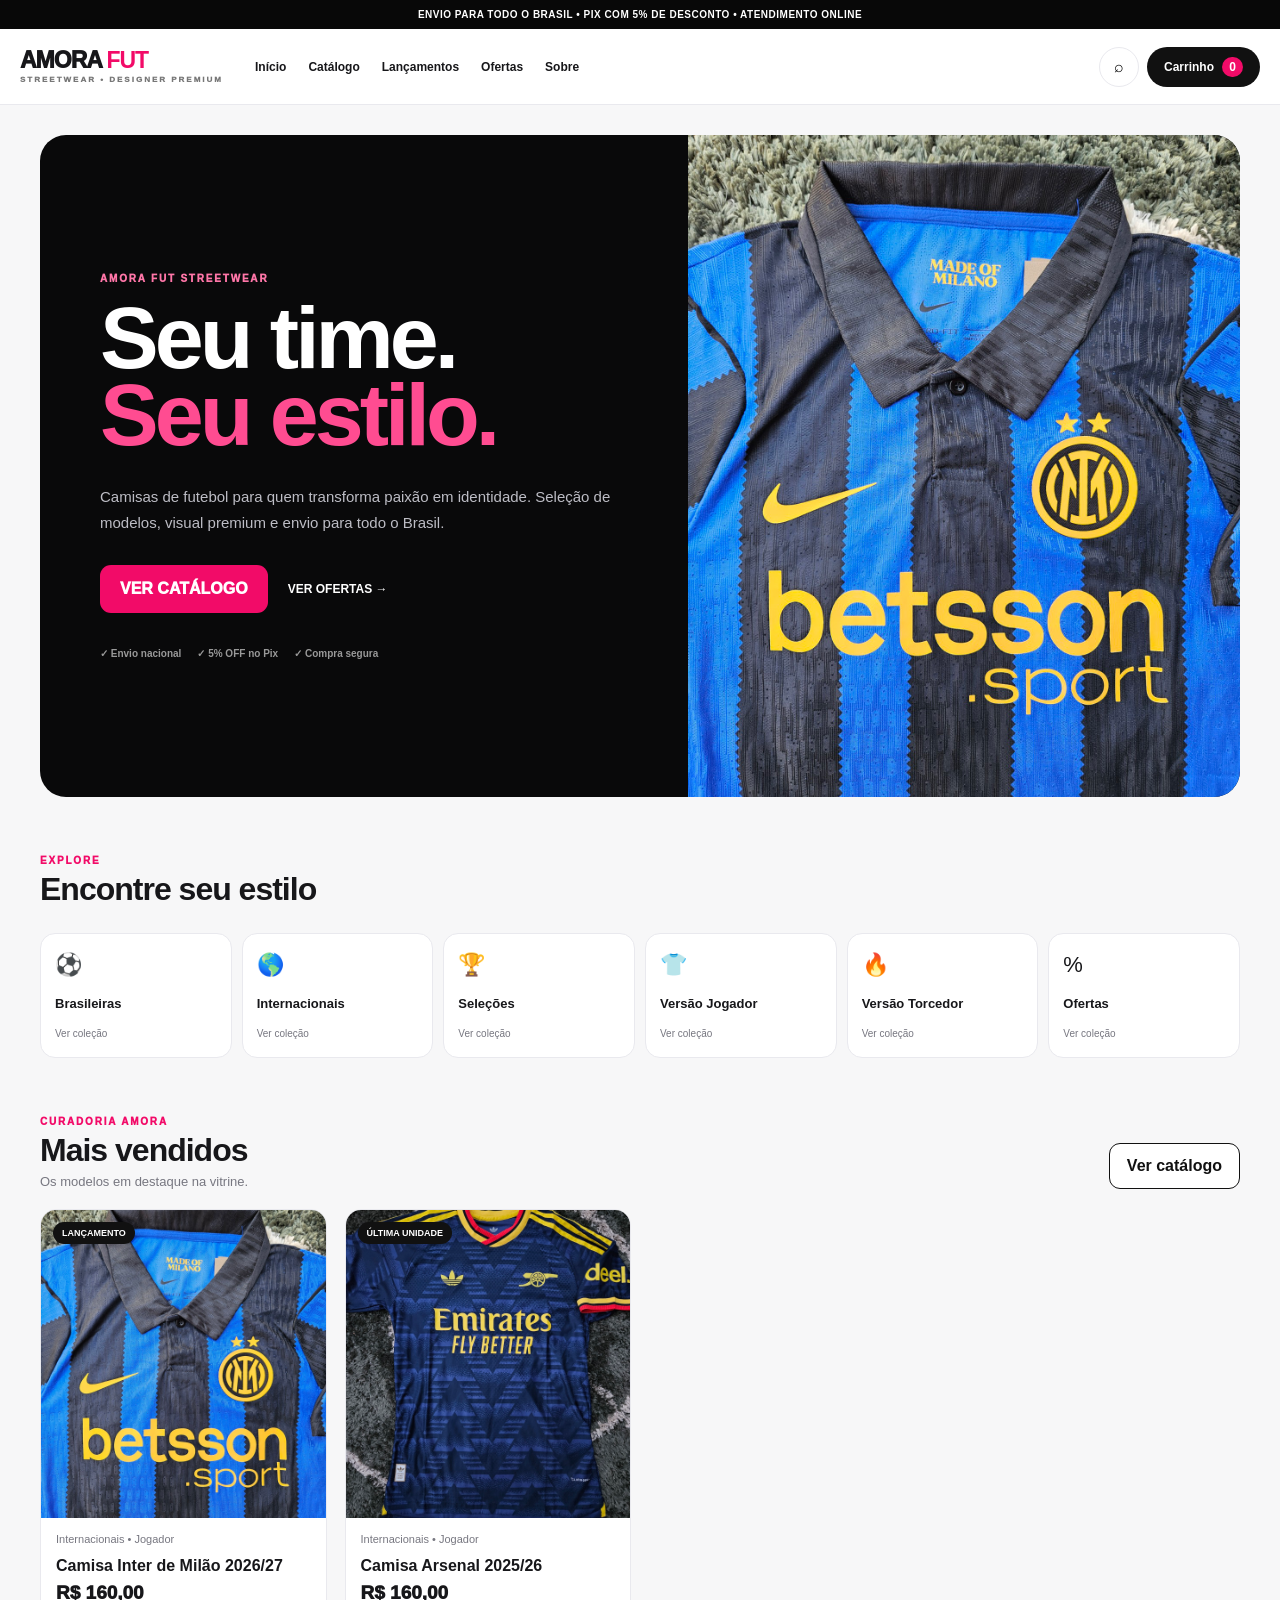
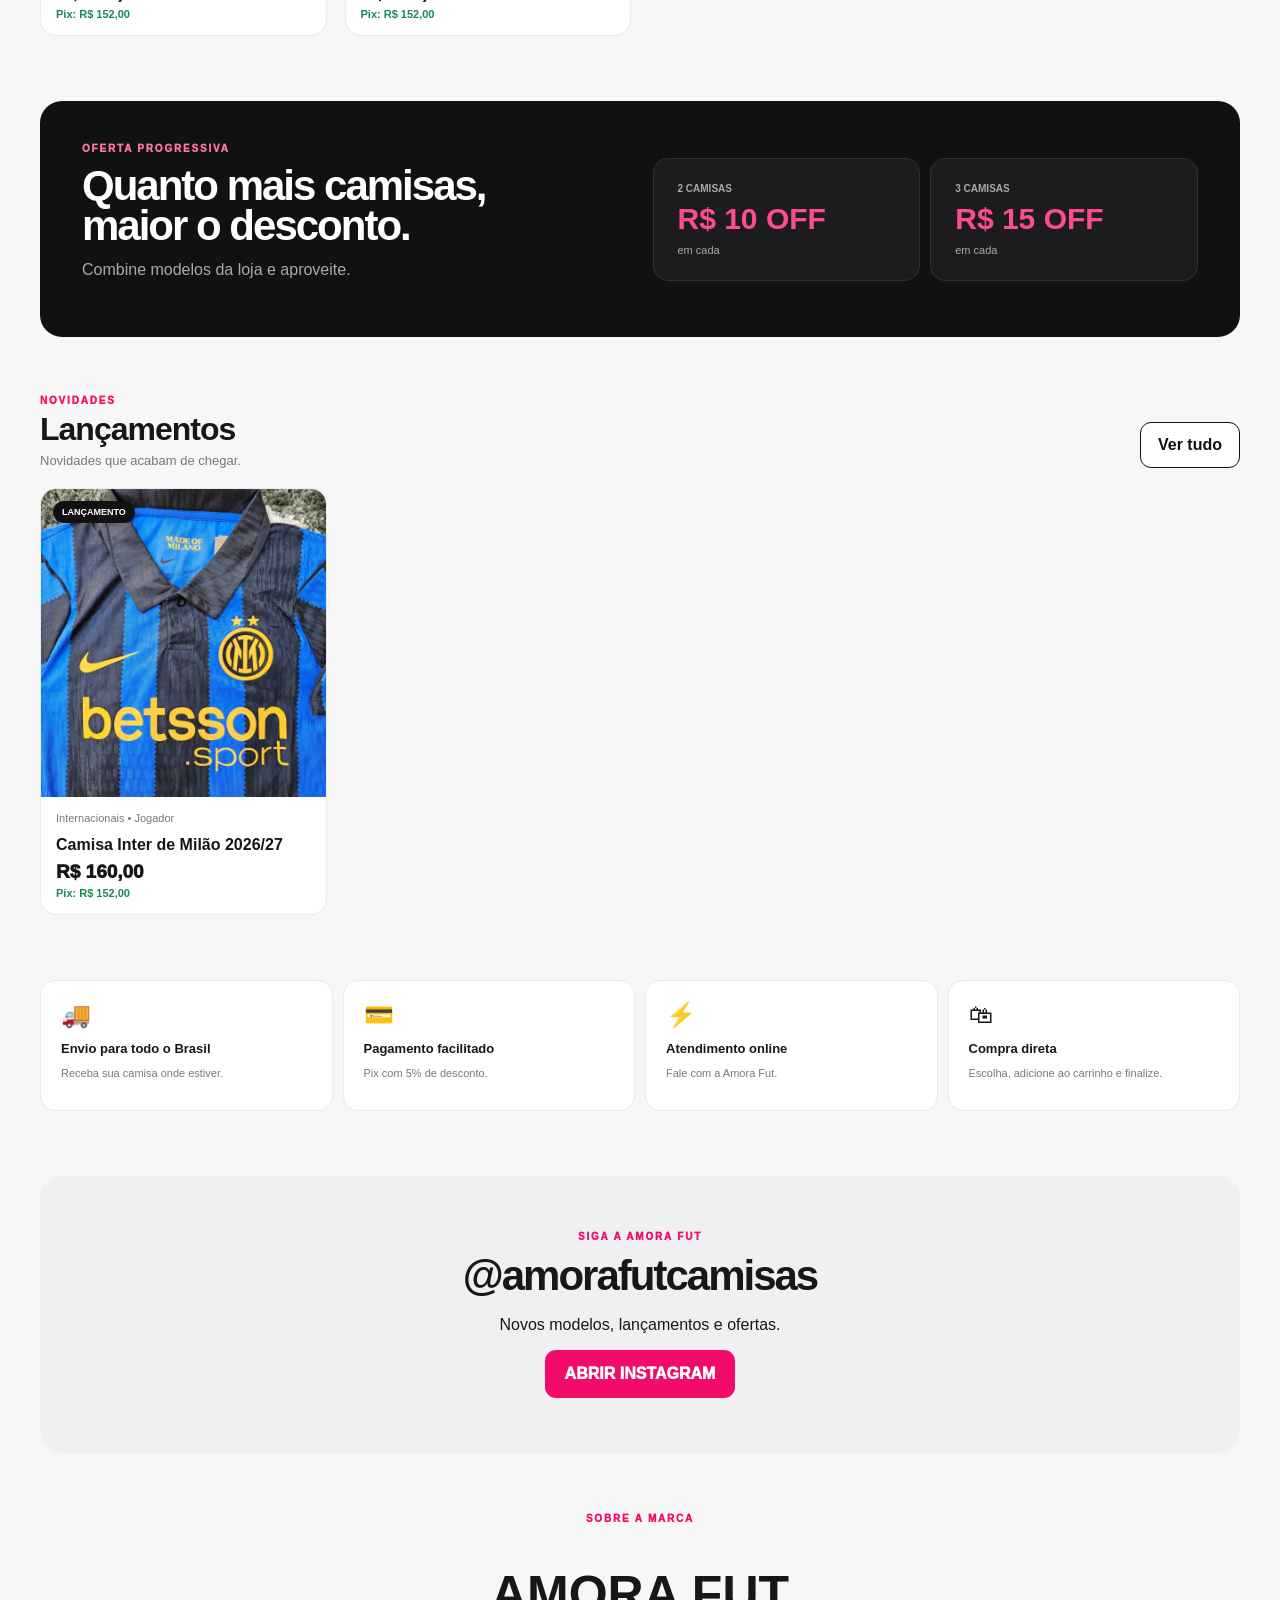
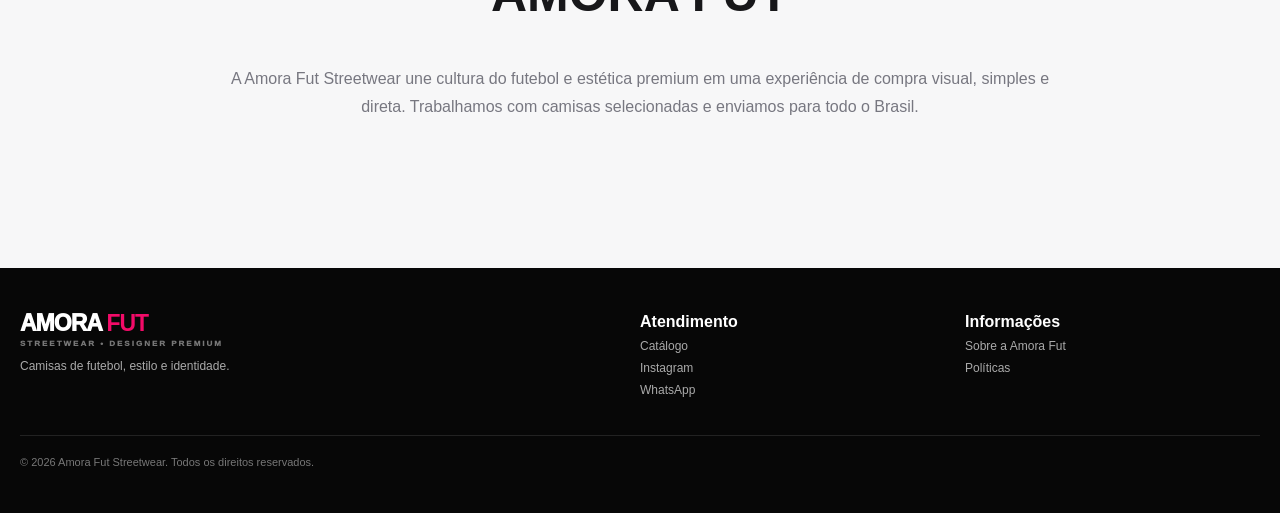
<file: index.html>
<!doctype html>
<html lang="pt-BR">
<head>
<meta charset="utf-8">
<meta name="viewport" content="width=device-width,initial-scale=1">
<title>Amora Fut Streetwear | Camisas de Futebol</title>
<meta name="description" content="Amora Fut Streetwear — camisas de futebol e streetwear. Enviamos para todo o Brasil.">
<link rel="stylesheet" href="css/style.css">
<link rel="stylesheet" href="css/premium-product.css">
</head>

<body>
<div class="announcement">ENVIO PARA TODO O BRASIL <span>•</span> PIX COM 5% DE DESCONTO <span>•</span> ATENDIMENTO ONLINE</div>

<header class="header">
  <a class="logo" href="#home" data-route>AMORA <strong>FUT</strong><small>STREETWEAR • DESIGNER PREMIUM</small></a>
  <nav class="mainNav">
    <a href="#home" data-route>Início</a>
    <a href="#catalogo" data-route>Catálogo</a>
    <a href="#lancamentos" data-route>Lançamentos</a>
    <a href="#ofertas" data-route>Ofertas</a>
    <a href="#sobre" data-route>Sobre</a>
  </nav>
  <div class="headerActions">
    <button class="iconBtn" id="openSearch" aria-label="Buscar">⌕</button>
    <button class="cartBtn" id="openCart">Carrinho <span id="cartCount">0</span></button>
  </div>
</header>

<div id="searchBar" class="searchBar">
  <div class="searchInner">
    <input id="globalSearch" placeholder="Buscar camisas, times..." aria-label="Buscar">
    <button class="secondary" id="closeSearch">Fechar</button>
  </div>
</div>

<main id="app"></main>

<footer class="footer">
  <div class="footerGrid">
    <div>
      <div class="logo light">AMORA <strong>FUT</strong><small>STREETWEAR • DESIGNER PREMIUM</small></div>
      <p>Camisas de futebol, estilo e identidade.</p>
    </div>
    <div>
      <b>Atendimento</b>
      <a href="#catalogo" data-route>Catálogo</a>
      <a id="instagramLink" target="_blank">Instagram</a>
      <a id="whatsappLink" target="_blank">WhatsApp</a>
    </div>
    <div>
      <b>Informações</b>
      <a href="#sobre" data-route>Sobre a Amora Fut</a>
      <a href="#politica" data-route>Políticas</a>
    </div>
  </div>
  <div class="copy">© <span id="year"></span> Amora Fut Streetwear. Todos os direitos reservados.</div>
</footer>

<div id="cartDrawer" class="overlay">
  <aside class="drawer">
    <button class="x" id="closeCart">×</button>
    <h2>Seu carrinho</h2>
    <div id="cartItems"></div>
    <div id="cartEmpty" class="empty">Seu carrinho está vazio.</div>
    <div class="cartTotals">
      <div><span>Subtotal</span><b id="subtotal">R$ 0,00</b></div>
      <div class="pixRow"><span>À vista no Pix</span><b id="pixTotal">R$ 0,00</b></div>
    </div>
    <button class="primary full" id="checkoutBtn">IR PARA O CHECKOUT</button>
    <button class="secondary full" id="continueBtn">CONTINUAR COMPRANDO</button>
  </aside>
</div>

<div id="imageZoom" class="premiumZoom" aria-hidden="true">
  <button id="zoomClose" class="zoomClose">×</button>
  <img id="zoomImage" alt="">
</div>

<script src="js/config.js"></script>
<script src="js/products.js"></script>
<script src="js/app.js"></script>
<script src="js/premium-product.js"></script>
</body>
</html>
</file>
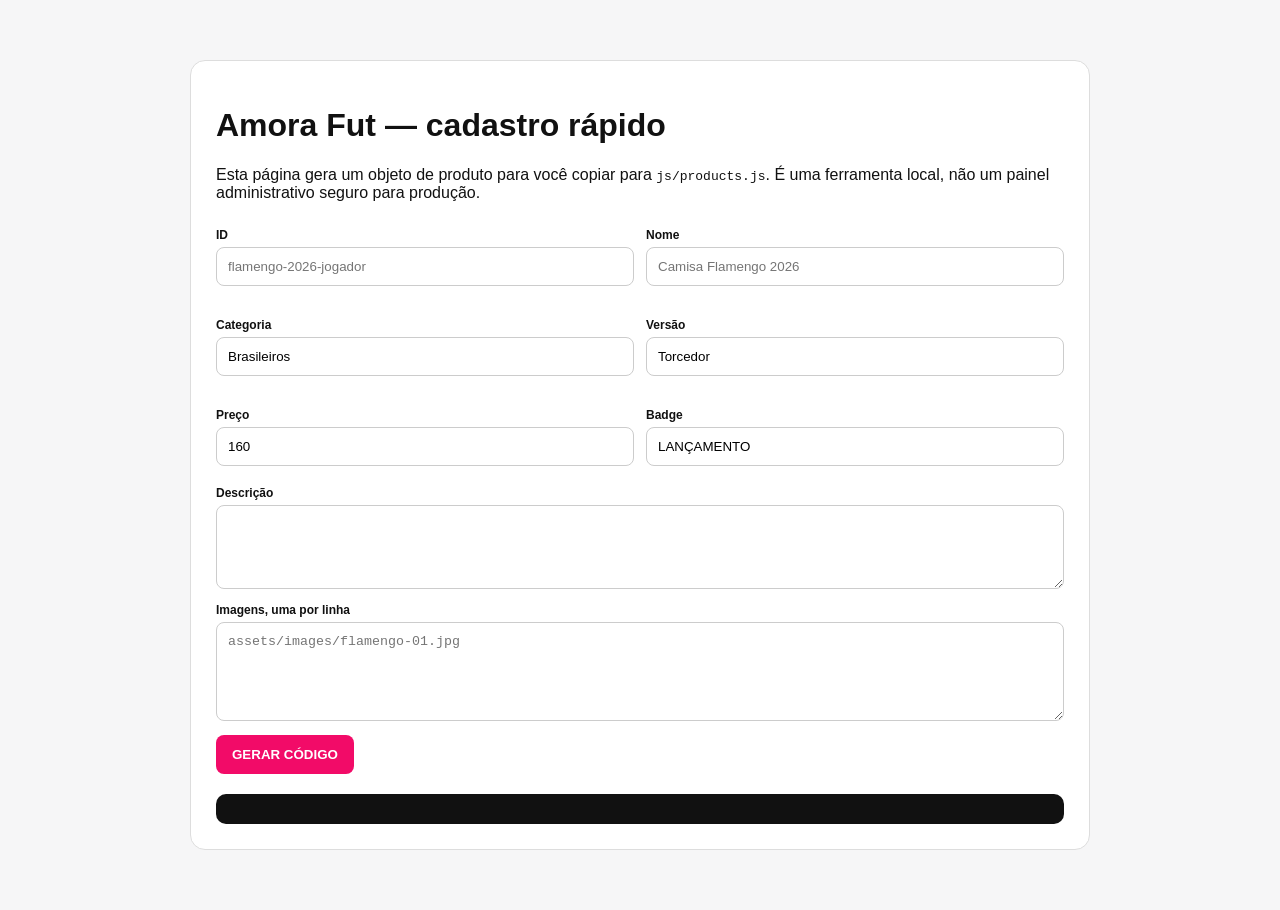
<file: admin/index.html>
<!doctype html><html lang="pt-BR"><head><meta charset="utf-8"><meta name="viewport" content="width=device-width,initial-scale=1"><title>Amora Fut — Gerador de produto</title><style>body{font-family:Arial;margin:0;background:#f6f6f7;color:#111}.wrap{max-width:900px;margin:40px auto;padding:20px}.box{background:#fff;border:1px solid #ddd;border-radius:15px;padding:25px}.row{display:grid;grid-template-columns:1fr 1fr;gap:12px}.field{margin:10px 0}.field label{display:block;font-weight:700;font-size:12px;margin-bottom:5px}.field input,.field textarea{width:100%;padding:11px;border:1px solid #ccc;border-radius:8px;box-sizing:border-box}button{padding:12px 16px;border:0;border-radius:8px;background:#f20b68;color:#fff;font-weight:800;cursor:pointer}.out{background:#111;color:#fff;padding:15px;border-radius:10px;white-space:pre-wrap;font-size:12px;margin-top:20px}</style></head><body><div class="wrap"><div class="box"><h1>Amora Fut — cadastro rápido</h1><p>Esta página gera um objeto de produto para você copiar para <code>js/products.js</code>. É uma ferramenta local, não um painel administrativo seguro para produção.</p><div class="row"><div class="field"><label>ID</label><input id="id" placeholder="flamengo-2026-jogador"></div><div class="field"><label>Nome</label><input id="name" placeholder="Camisa Flamengo 2026"></div><div class="field"><label>Categoria</label><input id="category" value="Brasileiros"></div><div class="field"><label>Versão</label><input id="version" value="Torcedor"></div><div class="field"><label>Preço</label><input id="price" type="number" value="160"></div><div class="field"><label>Badge</label><input id="badge" value="LANÇAMENTO"></div></div><div class="field"><label>Descrição</label><textarea id="desc" rows="4"></textarea></div><div class="field"><label>Imagens, uma por linha</label><textarea id="images" rows="5" placeholder="assets/images/flamengo-01.jpg"></textarea></div><button onclick="gen()">GERAR CÓDIGO</button><div id="out" class="out"></div></div></div><script>function v(id){return document.getElementById(id).value.trim()}function gen(){const o={id:v('id'),name:v('name'),category:v('category'),version:v('version'),price:Number(v('price')),sizes:['P','M','G','GG'],stock:{P:0,M:0,G:0,GG:0},badge:v('badge'),description:v('desc'),images:v('images').split('\n').map(x=>x.trim()).filter(Boolean),specs:[['Produto',v('name')],['Versão',v('version')],['Tamanhos','P • M • G • GG'],['Envio','Todo o Brasil']]};document.getElementById('out').textContent=JSON.stringify(o,null,2)}</script></body></html>
</file>
<file: css/style.css>
/* AMORA FUT V4 — identidade visual e componentes */
:root{--pink:#f20b68;--pink2:#ff3d8b;--black:#080808;--ink:#17171a;--muted:#777780;--line:#e9e9ee;--bg:#f7f7f8;--green:#168a55;--max:1240px}
*{box-sizing:border-box}html{scroll-behavior:smooth}body{margin:0;font-family:Inter,Arial,sans-serif;color:var(--ink);background:var(--bg)}a{text-decoration:none;color:inherit}button,input{font:inherit}.announcement{background:#080808;color:#fff;text-align:center;padding:9px 12px;font-size:10px;font-weight:800;letter-spacing:.5px}.announcement i{color:#f7b1cd;margin:0 8px}.header{height:76px;background:#fff;border-bottom:1px solid var(--line);display:flex;align-items:center;gap:32px;padding:0 max(18px,calc((100% - var(--max))/2));position:sticky;top:0;z-index:30}.logo{font-size:23px;font-weight:950;letter-spacing:-1px;line-height:.9;white-space:nowrap}.logo strong{color:var(--pink)}.logo small{display:block;color:#777;font-size:8px;letter-spacing:2px;margin-top:6px}.mainNav{display:flex;gap:22px;font-size:12px;font-weight:850;flex:1}.mainNav a:hover{color:var(--pink)}.headerActions{display:flex;gap:8px}.iconBtn{border:1px solid var(--line);background:#fff;border-radius:999px;width:40px;height:40px;cursor:pointer}.cartBtn{border:0;background:#111;color:#fff;border-radius:999px;padding:12px 17px;font-size:12px;font-weight:900}.cartBtn span{background:var(--pink);border-radius:99px;padding:3px 7px;margin-left:5px}.searchBar{display:none;background:#fff;border-bottom:1px solid var(--line);position:sticky;top:76px;z-index:29}.searchBar.open{display:block}.searchInner{max-width:var(--max);margin:auto;padding:12px 20px;display:flex;gap:8px}.searchInner input{flex:1;border:1px solid var(--line);border-radius:999px;padding:13px 16px}.container{max-width:var(--max);margin:auto;padding:30px 20px 70px}.heroV4{background:#09090a;color:#fff;border-radius:26px;min-height:520px;display:grid;grid-template-columns:1.08fr .92fr;overflow:hidden}.heroContent{padding:70px 60px;display:flex;flex-direction:column;justify-content:center}.eyebrow{font-size:10px;font-weight:950;letter-spacing:1.8px;color:#ff76a8}.eyebrow.dark{color:var(--pink)}.heroV4 h1{font-size:clamp(52px,7vw,88px);line-height:.87;letter-spacing:-4px;margin:16px 0}.heroV4 h1 span{color:#ff4c91}.heroV4 p{max-width:540px;color:#bdbdc5;line-height:1.7;font-size:15px}.heroActions{display:flex;align-items:center;gap:20px;margin-top:15px}.primary{display:inline-flex;justify-content:center;align-items:center;border:0;background:var(--pink);color:#fff;border-radius:11px;padding:15px 20px;font-weight:950;cursor:pointer}.secondary{display:inline-flex;justify-content:center;align-items:center;border:1px solid #111;background:#fff;color:#111;border-radius:11px;padding:13px 17px;font-weight:900}.heroLink{font-size:12px;font-weight:900}.trustRow{display:flex;gap:16px;flex-wrap:wrap;margin-top:35px;color:#999;font-size:10px;font-weight:800}.heroProduct{background:#141416;display:flex;align-items:center;justify-content:center;min-height:520px}.heroProduct a,.heroProduct img{width:100%;height:100%;display:block}.heroProduct img{object-fit:cover}.sectionHeading{display:flex;justify-content:space-between;align-items:end;margin:58px 0 20px}.sectionHeading h2{font-size:32px;letter-spacing:-1px;margin:5px 0}.sectionHeading p{color:var(--muted);font-size:13px;margin:0}.quickGrid{display:grid;grid-template-columns:repeat(6,1fr);gap:10px}.quickCard{background:#fff;border:1px solid var(--line);border-radius:15px;padding:18px 14px;min-height:125px;display:flex;flex-direction:column;justify-content:space-between}.quickCard span{font-size:22px}.quickCard b{font-size:13px}.quickCard small{font-size:10px;color:var(--muted)}.grid{display:grid;grid-template-columns:repeat(4,1fr);gap:18px}.card{background:#fff;border:1px solid var(--line);border-radius:16px;overflow:hidden;transition:.2s}.card:hover{transform:translateY(-3px);box-shadow:0 14px 35px #0000000d}.cardImg{aspect-ratio:1/1.08;background:#eee;overflow:hidden;position:relative;display:block}.cardImg img{width:100%;height:100%;object-fit:cover}.badge{position:absolute;top:12px;left:12px;z-index:2;background:#111;color:#fff;border-radius:999px;padding:6px 9px;font-size:9px;font-weight:900}.cardBody{padding:15px}.cardBody h3{margin:0 0 7px;font-size:16px}.meta{font-size:11px;color:var(--muted);margin-bottom:12px}.topMeta{margin-top:15px}.price{font-size:19px;font-weight:950}.pix,.pixPrice{font-size:11px;color:var(--green);font-weight:800;margin-top:4px}.offerBanner{margin-top:65px;background:#111;color:#fff;border-radius:22px;padding:42px;display:grid;grid-template-columns:1fr 1fr;gap:25px;align-items:center}.offerBanner h2{font-size:42px;line-height:.95;letter-spacing:-2px;margin:12px 0}.offerBanner p{color:#aaa}.offerGrid{display:grid;grid-template-columns:1fr 1fr;gap:10px}.offerGrid div{background:#1c1c1f;border:1px solid #303034;border-radius:15px;padding:24px}.offerGrid b,.offerGrid strong,.offerGrid span{display:block}.offerGrid b{font-size:10px;color:#aaa}.offerGrid strong{font-size:30px;color:#ff4c91;margin:8px 0}.offerGrid span{font-size:11px;color:#aaa}.benefitSection{display:grid;grid-template-columns:repeat(4,1fr);gap:10px;margin-top:65px}.benefitBig{background:#fff;border:1px solid var(--line);border-radius:15px;padding:20px}.benefitBig span{font-size:24px}.benefitBig b{display:block;margin-top:12px;font-size:13px}.benefitBig p{font-size:11px;color:var(--muted)}.instagramBlock{margin-top:65px;background:#f0f0f2;border-radius:22px;text-align:center;padding:55px 20px}.instagramBlock h2{font-size:42px;letter-spacing:-2px;margin:10px 0}.about{max-width:850px;margin:auto;text-align:center;padding:60px 0}.about h1{font-size:50px}.about p{color:var(--muted);line-height:1.8}.pageHead{padding:25px 0 15px}.pageHead h1{font-size:48px;letter-spacing:-2px;margin:7px 0}.pageHead p{color:var(--muted)}.catalogTools{display:flex;align-items:center;gap:15px;margin-bottom:20px}.filters{display:flex;gap:9px;flex-wrap:wrap}.filter{border:1px solid var(--line);background:#fff;padding:10px 13px;border-radius:999px;font-size:12px;font-weight:800}.filter.active{background:#111;color:#fff}.search{margin-left:auto;border:1px solid var(--line);background:#fff;border-radius:999px;padding:11px 14px;min-width:230px}.product{display:grid;grid-template-columns:1.08fr .92fr;gap:45px}.gallery{display:grid;grid-template-columns:85px 1fr;gap:11px}.thumbs{display:grid;gap:9px}.thumb{border:1px solid var(--line);border-radius:10px;overflow:hidden;padding:0;background:#fff}.thumb.active{border:2px solid var(--pink)}.thumb img{width:100%;aspect-ratio:1;object-fit:cover}.mainImg{background:#fff;border-radius:18px;overflow:hidden}.mainImg img{width:100%;aspect-ratio:1/1.08;object-fit:cover}.details h1{font-size:clamp(35px,5vw,55px);line-height:.95}.tag{display:inline-block;background:#111;color:#fff;border-radius:999px;padding:7px 10px;font-size:9px;font-weight:900}.subtitle{color:var(--muted);line-height:1.6}.bigPrice{font-size:32px;font-weight:950;margin-top:25px}.divider{height:1px;background:var(--line);margin:25px 0}.label{font-size:11px;font-weight:900;text-transform:uppercase;margin-bottom:10px}.sizes{display:flex;gap:8px;flex-wrap:wrap}.size{width:50px;height:44px;border:1px solid #ddd;background:#fff;border-radius:9px;font-weight:900}.size.active{border:2px solid #111}.buyRow{display:grid;grid-template-columns:75px 1fr;gap:9px;margin-top:18px}.qty{border:1px solid #ddd;border-radius:10px;background:#fff;text-align:center;font-weight:900;width:100%}.benefits{display:grid;grid-template-columns:1fr 1fr;gap:9px;margin-top:15px}.benefit{background:#fff;border:1px solid var(--line);padding:12px;border-radius:11px;font-size:11px}.detailSections,.checkoutGrid{margin-top:55px;display:grid;grid-template-columns:1fr 1fr;gap:16px}.panel,.formPanel,.summaryPanel{background:#fff;border:1px solid var(--line);border-radius:15px;padding:22px}.spec{display:grid;grid-template-columns:150px 1fr;padding:12px 0;border-bottom:1px solid var(--line);font-size:13px}.notice{font-size:11px;color:var(--muted);line-height:1.5}.checkout{max-width:980px}.field{margin-bottom:14px}.field label{display:block;font-size:11px;font-weight:900;margin-bottom:6px}.field input{width:100%;padding:13px;border:1px solid #ddd;border-radius:9px}.two{display:grid;grid-template-columns:1fr 1fr;gap:10px}.summaryItem,.summaryTotal{display:flex;justify-content:space-between;gap:10px;padding:12px 0;border-bottom:1px solid var(--line);font-size:13px}.summaryTotal{font-size:18px;font-weight:950;border:0}.payment{padding:13px;background:#f5fff9;border:1px solid #cfeede;border-radius:10px;color:#176b47;font-size:12px}.empty{text-align:center;color:var(--muted);padding:25px}.wide{grid-column:1/-1}.overlay{position:fixed;inset:0;background:#0008;z-index:50;display:none}.overlay.open{display:block}.drawer{position:absolute;right:0;top:0;height:100%;width:min(450px,94vw);background:#fff;padding:25px;overflow:auto}.x{float:right;border:0;background:#eee;border-radius:50%;width:34px;height:34px;font-size:20px}.cartItem{display:grid;grid-template-columns:72px 1fr auto;gap:10px;padding:14px 0;border-bottom:1px solid var(--line)}.cartItem img{width:72px;height:78px;object-fit:cover;border-radius:9px}.remove{border:0;background:none;color:#c33}.cartTotals{margin-top:20px}.cartTotals>div{display:flex;justify-content:space-between;padding:7px 0}.pixRow{color:var(--green)}.full{width:100%;margin-top:10px}.footer{background:#070707;color:#fff;padding:45px 20px}.footerGrid{max-width:var(--max);margin:auto;display:grid;grid-template-columns:2fr 1fr 1fr;gap:30px}.footerGrid p,.footerGrid a{color:#aaa;font-size:12px}.footerGrid a{display:block;margin:8px 0}.copy{max-width:var(--max);margin:30px auto 0;padding-top:20px;border-top:1px solid #222;color:#777;font-size:11px}.light small{color:#777}.policy{max-width:850px}.policy h1{font-size:40px}.policy p{color:var(--muted);line-height:1.7}
@media(max-width:1000px){.mainNav{gap:12px}.quickGrid{grid-template-columns:repeat(3,1fr)}.grid{grid-template-columns:repeat(2,1fr)}.heroV4{grid-template-columns:1fr}.heroProduct{min-height:350px}.benefitSection{grid-template-columns:repeat(2,1fr)}.product,.checkoutGrid,.detailSections{grid-template-columns:1fr}.offerBanner{grid-template-columns:1fr}}
@media(max-width:700px){.header{height:68px}.mainNav{display:none}.logo{font-size:20px}.searchBar{top:68px}.heroContent{padding:45px 28px}.heroV4 h1{font-size:55px}.sectionHeading{display:block}.catalogTools{display:block}.search{width:100%;margin-top:12px}.offerBanner{padding:28px}.offerGrid{grid-template-columns:1fr}.benefitSection,.quickGrid{grid-template-columns:1fr 1fr}.footerGrid{grid-template-columns:1fr}.gallery{grid-template-columns:1fr}.thumbs{grid-template-columns:repeat(7,1fr);order:2}.mainImg{order:1}}
@media(max-width:450px){.announcement{font-size:8px}.headerActions .iconBtn{display:none}.heroV4 h1{font-size:48px}.grid{gap:10px}.cardBody{padding:11px}.cardBody h3{font-size:13px}.quickGrid,.benefitSection{grid-template-columns:1fr 1fr}.heroActions{flex-direction:column;align-items:flex-start}.details h1{font-size:38px}}
</file>
<file: css/premium-product.css>
.productPremium{padding-top:24px}.productPremium .breadcrumb{display:flex;gap:8px;align-items:center;color:#777;font-size:11px;margin-bottom:18px}.productPremium .breadcrumb a{font-weight:850}.premiumProduct{display:grid;grid-template-columns:minmax(0,1.08fr) minmax(390px,.92fr);gap:42px;align-items:start}.premiumGallery{display:grid;grid-template-columns:82px minmax(0,1fr);gap:12px;position:sticky;top:105px}.premiumThumbs{display:flex;flex-direction:column;gap:9px}.premiumThumb{border:1px solid #ddd;background:#fff;border-radius:11px;overflow:hidden;padding:0;cursor:pointer}.premiumThumb.active{border:2px solid var(--pink)}.premiumThumb img{width:100%;aspect-ratio:1;display:block;object-fit:cover}.premiumMainPhoto{position:relative;background:#111;border-radius:20px;overflow:hidden;box-shadow:0 22px 60px #0002}.premiumMainPhoto img{width:100%;display:block;aspect-ratio:1/1.08;object-fit:cover;cursor:zoom-in}.photoBadge{position:absolute;left:16px;bottom:16px;background:#090909eF;color:#fff;border-radius:999px;padding:9px 13px;font-size:9px;font-weight:950;z-index:2}.zoomButton,.galleryArrow{position:absolute;border:0;border-radius:50%;background:#fff;color:#111;cursor:pointer;z-index:2}.zoomButton{right:14px;top:14px;width:42px;height:42px;font-size:20px}.galleryArrow{top:50%;transform:translateY(-50%);width:38px;height:38px;box-shadow:0 8px 20px #0003;font-size:25px}.galleryArrow.prev{left:14px}.galleryArrow.next{right:14px}.premiumTags{display:flex;gap:8px;flex-wrap:wrap}.premiumTag{background:#111;color:#fff;border-radius:999px;padding:7px 10px;font-size:9px;font-weight:950}.premiumTag.pink{background:var(--pink)}.premiumAvailability{margin-top:12px;color:var(--green);font-size:10px;font-weight:950;letter-spacing:.6px}.premiumInfo h1{font-size:clamp(38px,4.5vw,62px);line-height:.9;letter-spacing:-3px;margin:14px 0}.premiumCode{font-size:10px;color:#92929a;margin-bottom:15px}.premiumStars{color:#f2b400;font-size:15px;margin-bottom:15px}.premiumStars span{font-size:10px;color:#777;margin-left:8px}.premiumDescription{font-size:13px;color:#676771;line-height:1.7}.premiumPriceRow{display:flex;align-items:center;gap:18px;margin-top:22px}.premiumPrice{font-size:37px;font-weight:950}.premiumPixBox{border-left:1px solid #ddd;padding-left:18px}.premiumPixBox small{display:block;background:#111;color:#fff;border-radius:6px;padding:5px 8px;font-size:8px;font-weight:950;width:max-content}.premiumPixBox strong{display:block;color:var(--green);font-size:17px;margin-top:5px}.premiumDivider{height:1px;background:var(--line);margin:24px 0}.premiumLabel{font-size:11px;font-weight:950;text-transform:uppercase;margin-bottom:10px}.premiumSizes{display:flex;gap:9px;flex-wrap:wrap}.premiumSize{width:72px;min-height:54px;border:1px solid #dcdce2;background:#fff;border-radius:10px;font-weight:950;cursor:pointer}.premiumSize span{display:block;font-size:9px;color:#888;margin-top:3px}.premiumSize.active{border:2px solid var(--pink)}.premiumSize.disabled{background:#f3f3f4;color:#999;opacity:.62;text-decoration:line-through;cursor:not-allowed}.premiumStockAlert{margin-top:12px;background:#fff5f8;border:1px solid #ffd1e2;color:#b0004b;border-radius:10px;padding:11px 12px;font-size:10px;font-weight:900}.premiumBuyRow{display:grid;grid-template-columns:82px 1fr;gap:9px;margin-top:16px}.premiumQty{width:100%;height:52px;border:1px solid #d8d8df;border-radius:10px;text-align:center;font-weight:950}.premiumBuy{height:52px;font-size:12px}.premiumBuy.secondaryBuy{margin-top:9px;width:100%;border:1px solid #111}.premiumBenefits{display:grid;grid-template-columns:repeat(3,1fr);gap:8px;margin-top:18px}.premiumBenefit{border:1px solid var(--line);border-radius:11px;background:#fff;padding:12px}.premiumBenefit b{display:block;font-size:10px}.premiumBenefit span{display:block;color:#777;font-size:9px;margin-top:4px}.premiumTrust{display:flex;justify-content:space-between;gap:10px;margin-top:15px;padding-top:15px;border-top:1px solid var(--line);font-size:9px;color:#666}.premiumTabs{margin-top:58px;border:1px solid var(--line);border-radius:16px;background:#fff;overflow:hidden}.premiumTabButtons{display:flex;border-bottom:1px solid var(--line);overflow:auto}.premiumTabButton{flex:1;min-width:145px;border:0;background:#fff;padding:18px 12px;font-size:11px;font-weight:900;cursor:pointer;color:#777}.premiumTabButton.active{color:#111;box-shadow:inset 0 -3px var(--pink)}.premiumTabPanel{padding:25px;display:none}.premiumTabPanel.active{display:block}.premiumTabPanel h2{margin:0 0 12px;font-size:25px}.premiumTabPanel p{color:#6d6d75;line-height:1.7;font-size:12px}.premiumSpecs{display:grid;grid-template-columns:1fr 1fr;gap:0 25px}.premiumSpec{display:flex;justify-content:space-between;gap:15px;padding:12px 0;border-bottom:1px solid var(--line);font-size:11px}.premiumSpec span{color:#777;text-align:right}.sizeGuide{width:100%;border-collapse:collapse;font-size:11px}.sizeGuide th,.sizeGuide td{padding:12px;border-bottom:1px solid var(--line);text-align:left}.premiumFeatureGrid{display:grid;grid-template-columns:repeat(4,1fr);gap:10px;margin-top:18px}.premiumFeature{border:1px solid var(--line);border-radius:12px;padding:16px;background:#fff;text-align:center}.premiumFeature b{display:block;font-size:10px;margin-top:8px}.premiumFeature span{font-size:23px}.premiumArsenalBanner{margin-top:20px;border-radius:14px;background:linear-gradient(120deg,#160000,#8b001f 50%,#230000);color:#fff;padding:25px;display:flex;justify-content:space-between;align-items:center}.premiumArsenalBanner b{font-size:24px}.premiumArsenalBanner span{display:block;color:#ffc5d2;font-size:10px;margin-top:5px}.premiumZoom{display:none;position:fixed;inset:0;background:#050505f2;z-index:100;align-items:center;justify-content:center;padding:25px}.premiumZoom.open{display:flex}.premiumZoom img{max-width:94vw;max-height:90vh;object-fit:contain;border-radius:12px}.zoomClose{position:absolute;right:22px;top:18px;border:0;background:#fff;border-radius:50%;width:42px;height:42px;font-size:25px;cursor:pointer}@media(max-width:1000px){.premiumProduct{grid-template-columns:1fr}.premiumGallery{position:static}.premiumFeatureGrid{grid-template-columns:repeat(2,1fr)}}@media(max-width:700px){.premiumGallery{grid-template-columns:1fr}.premiumThumbs{order:2;display:grid;grid-template-columns:repeat(7,1fr)}.premiumMainPhoto{order:1}.premiumInfo h1{font-size:43px;letter-spacing:-2px}.premiumPriceRow{align-items:flex-start;flex-direction:column;gap:10px}.premiumPixBox{border-left:0;padding-left:0}.premiumBenefits{grid-template-columns:1fr}.premiumTrust{flex-direction:column}.premiumSpecs{grid-template-columns:1fr}.premiumArsenalBanner{display:block}}@media(max-width:450px){.premiumThumbs{gap:5px}.premiumBuyRow{grid-template-columns:68px 1fr}.premiumSize{width:62px}}
</file>
